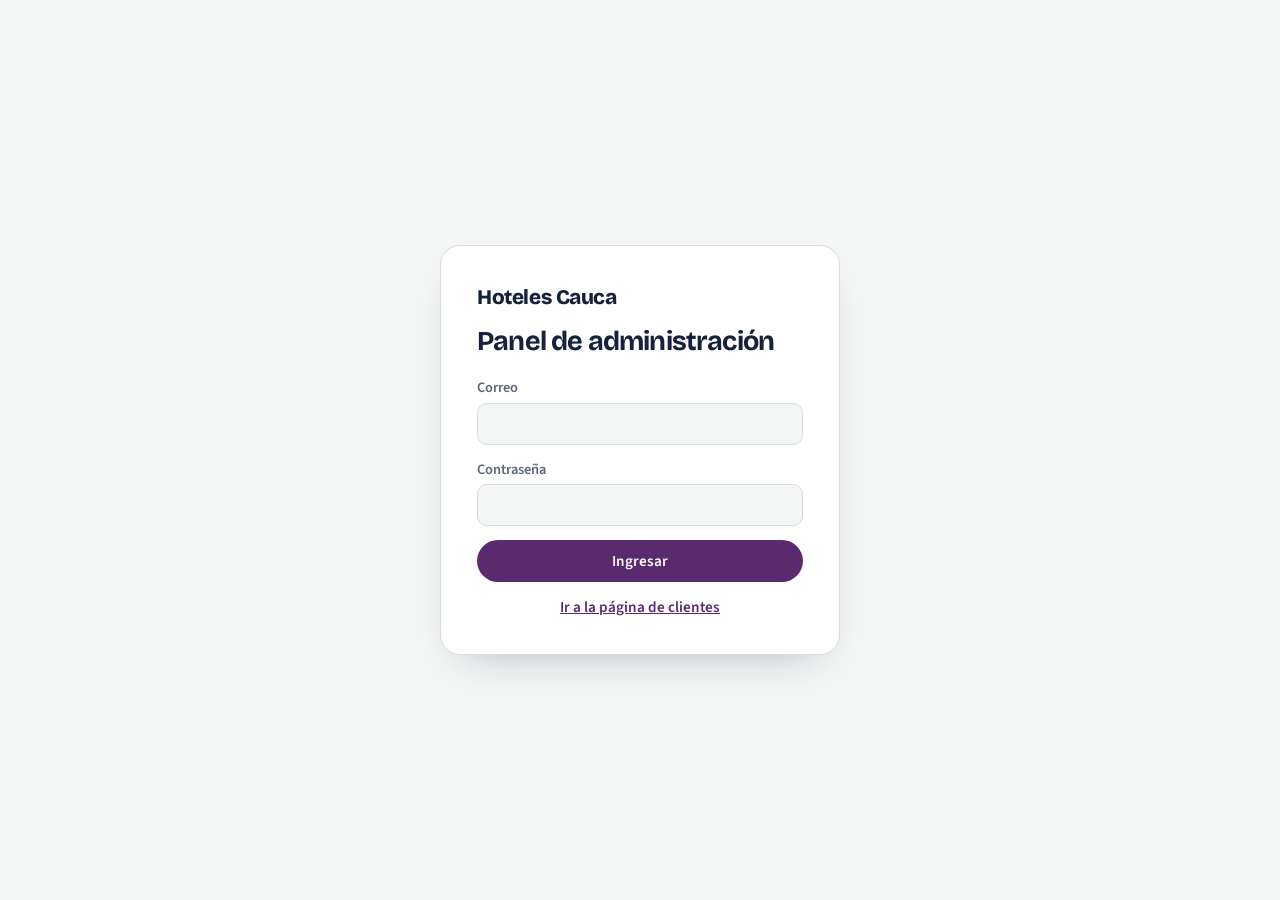
<file: frontend/index.html>
<!doctype html>
<html lang="es">
<head>
<meta charset="utf-8">
<meta name="viewport" content="width=device-width, initial-scale=1">
<title>Administración · Hoteles Cauca</title>
<link rel="preconnect" href="https://fonts.googleapis.com">
<link rel="preconnect" href="https://fonts.gstatic.com" crossorigin>
<link href="https://fonts.googleapis.com/css2?family=Bricolage+Grotesque:opsz,wght@12..96,400;12..96,600;12..96,800&family=Source+Sans+3:wght@400;600&display=swap" rel="stylesheet">
<link rel="stylesheet" href="admin.css">
</head>
<body>

<!-- Inicio de sesión del administrador -->
<div id="vista-login" class="login">
  <form id="form-login" class="tarjeta-login">
    <span class="marca">Hoteles Cauca</span>
    <h1>Panel de administración</h1>
    <label>Correo<input id="l-correo" type="email" autocomplete="username" required></label>
    <label>Contraseña<input id="l-password" type="password" autocomplete="current-password" required></label>
    <p class="error" id="error-login" role="alert" hidden></p>
    <button class="boton" type="submit">Ingresar</button>
    <a class="enlace" href="cliente.html">Ir a la página de clientes</a>
  </form>
</div>

<!-- Panel -->
<div id="vista-panel" class="panel" hidden>
  <aside>
    <span class="marca">Hoteles Cauca</span>
    <small class="rol">Administración</small>
    <nav id="menu">
      <button data-seccion="resumen" class="activo">Resumen</button>
      <button data-seccion="usuarios">Usuarios</button>
      <button data-seccion="hoteles">Hoteles</button>
      <button data-seccion="habitaciones">Habitaciones</button>
      <button data-seccion="ocupaciones">Ocupaciones</button>
      <button data-seccion="reservas">Reservas</button>
    </nav>
    <div class="sesion">
      <span id="admin-nombre"></span>
      <button class="enlace-claro" type="button" id="btn-salir">Cerrar sesión</button>
    </div>
  </aside>

  <main>
    <header class="barra">
      <h1 id="titulo"></h1>
      <div class="barra-acciones">
        <button class="boton secundario" type="button" id="btn-recargar">Actualizar</button>
        <button class="boton" type="button" id="btn-nuevo" hidden></button>
      </div>
    </header>
    <div class="aviso" id="aviso" role="alert" hidden></div>
    <div id="contenido"></div>
  </main>
</div>

<!-- Formulario genérico (crear / editar) -->
<dialog id="dlg-form">
  <button class="cerrar" type="button" id="form-cerrar" aria-label="Cerrar">×</button>
  <form id="form">
    <h2 id="form-titulo"></h2>
    <div class="campos" id="form-campos"></div>
    <p class="error" id="form-error" role="alert" hidden></p>
    <button class="boton ancho-boton" type="submit" id="form-enviar">Guardar</button>
  </form>
</dialog>

<div class="toast" id="toast" role="status" hidden></div>

<script src="admin.js"></script>
</body>
</html>
</file>
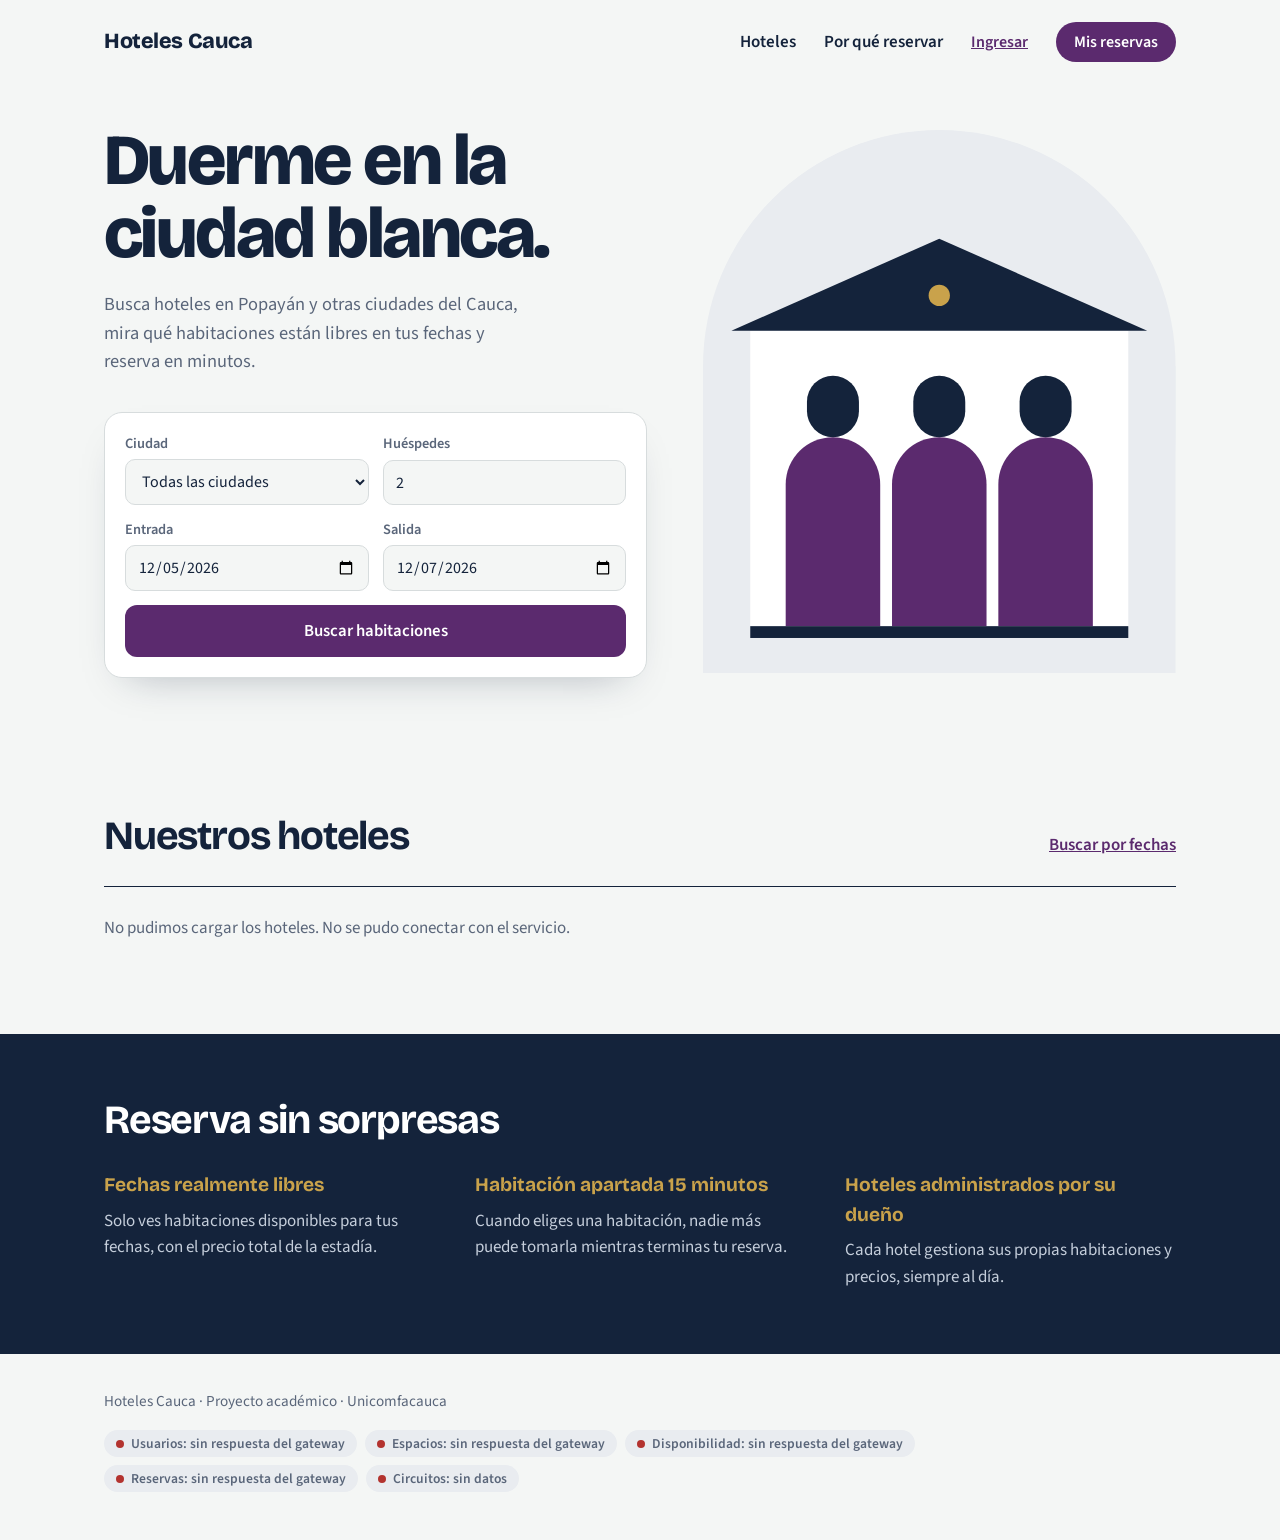
<file: frontend/cliente.html>
<!doctype html>
<html lang="es">
<head>
<meta charset="utf-8">
<meta name="viewport" content="width=device-width, initial-scale=1">
<title>Hoteles Cauca</title>
<link rel="preconnect" href="https://fonts.googleapis.com">
<link rel="preconnect" href="https://fonts.gstatic.com" crossorigin>
<link href="https://fonts.googleapis.com/css2?family=Bricolage+Grotesque:opsz,wght@12..96,400;12..96,600;12..96,800&family=Source+Sans+3:wght@400;600&display=swap" rel="stylesheet">
<link rel="stylesheet" href="styles.css">
</head>
<body>

<header>
  <div class="ancho">
    <a class="marca" href="#">Hoteles Cauca</a>
    <nav>
      <a href="#hoteles">Hoteles</a>
      <a href="#por-que">Por qué reservar</a>
      <button class="enlace" type="button" id="btn-sesion">Ingresar</button>
      <button class="boton" type="button" id="abrir-reservas">Mis reservas</button>
    </nav>
  </div>
</header>

<main>
  <div class="ancho portada">
    <div>
      <h1>Duerme en la ciudad blanca.</h1>
      <p class="intro">Busca hoteles en Popayán y otras ciudades del Cauca, mira qué habitaciones están libres en tus fechas y reserva en minutos.</p>

      <form class="buscador" id="buscador" aria-label="Buscar hotel">
        <label>Ciudad
          <select id="ciudad"><option value="">Todas las ciudades</option></select>
        </label>
        <label>Huéspedes
          <input type="number" id="huespedes" min="1" value="2" required>
        </label>
        <label>Entrada
          <input type="date" id="entrada" required>
        </label>
        <label>Salida
          <input type="date" id="salida" required>
        </label>
        <button class="boton" type="submit">Buscar habitaciones</button>
      </form>
    </div>

    <svg class="fachada" viewBox="0 0 400 460" role="img" aria-label="Fachada colonial con arcos">
      <rect x="0" y="0" width="400" height="460" rx="200" ry="200" fill="#E9ECF0"/>
      <rect x="0" y="200" width="400" height="260" fill="#E9ECF0"/>
      <!-- Muro -->
      <rect x="40" y="170" width="320" height="250" fill="#FFFFFF"/>
      <!-- Tejado -->
      <path d="M24 170 L200 92 L376 170 Z" fill="#14233B"/>
      <!-- Arcos -->
      <g fill="#5B2A6E">
        <path d="M70 420 V300 a40 40 0 0 1 80 0 V420 Z"/>
        <path d="M160 420 V300 a40 40 0 0 1 80 0 V420 Z"/>
        <path d="M250 420 V300 a40 40 0 0 1 80 0 V420 Z"/>
      </g>
      <!-- Ventanas -->
      <g fill="#14233B">
        <rect x="88" y="208" width="44" height="52" rx="22" ry="22"/>
        <rect x="178" y="208" width="44" height="52" rx="22" ry="22"/>
        <rect x="268" y="208" width="44" height="52" rx="22" ry="22"/>
      </g>
      <g fill="#C9A24B">
        <circle cx="200" cy="140" r="9"/>
      </g>
      <rect x="40" y="420" width="320" height="10" fill="#14233B"/>
    </svg>
  </div>

  <!-- Resultados de la búsqueda (se llena con GET /hoteles/disponibles) -->
  <section id="resultados" hidden>
    <div class="ancho">
      <div class="titulo">
        <h2 id="resultados-titulo">Habitaciones libres</h2>
        <a href="#hoteles" id="limpiar-resultados">Ver todos los hoteles</a>
      </div>
      <div id="resultados-lista"></div>
    </div>
  </section>

  <section id="hoteles">
    <div class="ancho">
      <div class="titulo">
        <h2>Nuestros hoteles</h2>
        <a href="#buscador">Buscar por fechas</a>
      </div>
      <div class="lista" id="lista-hoteles">
        <p class="vacio">Cargando hoteles…</p>
      </div>
    </div>
  </section>

  <section id="por-que" class="razones">
    <div class="ancho">
      <div class="titulo"><h2>Reserva sin sorpresas</h2></div>
      <div class="razones-grid">
        <div>
          <h3>Fechas realmente libres</h3>
          <p>Solo ves habitaciones disponibles para tus fechas, con el precio total de la estadía.</p>
        </div>
        <div>
          <h3>Habitación apartada 15 minutos</h3>
          <p>Cuando eliges una habitación, nadie más puede tomarla mientras terminas tu reserva.</p>
        </div>
        <div>
          <h3>Hoteles administrados por su dueño</h3>
          <p>Cada hotel gestiona sus propias habitaciones y precios, siempre al día.</p>
        </div>
      </div>
    </div>
  </section>
</main>

<footer>
  <div class="ancho">
    <span>Hoteles Cauca · Proyecto académico · Unicomfacauca</span>
    <div class="estado" id="estado" aria-live="polite" title="Estado de los servicios">
      <span class="chip" id="chip-usuarios">Usuarios: …</span>
      <span class="chip" id="chip-espacios">Espacios: …</span>
      <span class="chip" id="chip-disponibilidad">Disponibilidad: …</span>
      <span class="chip" id="chip-reservas">Reservas: …</span>
      <span class="chip" id="chip-circuito">Circuito: …</span>
    </div>
  </div>
</footer>

<!-- Reservar una habitación -->
<dialog id="dlg-reserva">
  <button class="cerrar" type="button" data-cerrar aria-label="Cerrar">×</button>

  <!-- Paso 1: datos del huésped -->
  <form id="paso-datos" method="dialog">
    <h2>Reservar habitación</h2>
    <div class="resumen" id="resumen"></div>
    <p class="nota">Reservas como <strong id="r-huesped"></strong>. Tendrás 15 minutos para confirmar.</p>
    <p class="error" id="error-datos" role="alert" hidden></p>
    <button class="boton ancho-boton" type="submit" id="btn-apartar">Apartar por 15 minutos</button>
  </form>

  <!-- Paso 2: habitación apartada, falta confirmar -->
  <div id="paso-confirmar" hidden>
    <h2>Habitación apartada</h2>
    <div class="resumen" id="resumen2"></div>
    <div class="reloj"><span id="reloj">15:00</span><small>para confirmar tu reserva</small></div>
    <p class="error" id="error-confirmar" role="alert" hidden></p>
    <button class="boton ancho-boton" type="button" id="btn-confirmar">Confirmar reserva</button>
    <button class="enlace" type="button" id="btn-liberar">Cancelar y liberar las fechas</button>
  </div>

  <!-- Paso 3: listo -->
  <div id="paso-listo" hidden>
    <h2>¡Reserva confirmada!</h2>
    <div class="resumen" id="resumen3"></div>
    <p class="codigo">Código <strong id="codigo"></strong></p>
    <button class="boton ancho-boton" type="button" data-cerrar>Listo</button>
  </div>

  <!-- Paso 4: no se pudo -->
  <div id="paso-fallo" hidden>
    <h2 id="fallo-titulo">No se pudo reservar</h2>
    <p id="fallo-texto" class="nota"></p>
    <button class="boton ancho-boton" type="button" data-cerrar>Cerrar</button>
  </div>
</dialog>

<!-- Ingresar / crear cuenta -->
<dialog id="dlg-auth">
  <button class="cerrar" type="button" data-cerrar aria-label="Cerrar">×</button>

  <form id="form-login">
    <h2>Ingresar</h2>
    <div class="campos">
      <label class="ancho-completo">Correo<input id="l-correo" type="email" autocomplete="username" required></label>
      <label class="ancho-completo">Contraseña<input id="l-password" type="password" autocomplete="current-password" required></label>
    </div>
    <p class="error" id="error-login" role="alert" hidden></p>
    <button class="boton ancho-boton" type="submit">Ingresar</button>
    <button class="enlace" type="button" id="ir-registro">¿No tienes cuenta? Créala</button>
  </form>

  <form id="form-registro" hidden>
    <h2>Crear cuenta</h2>
    <div class="campos">
      <label>Nombre<input id="g-nombre" autocomplete="given-name" required></label>
      <label>Apellido<input id="g-apellido" autocomplete="family-name" required></label>
      <label class="ancho-completo">Correo<input id="g-correo" type="email" autocomplete="username" required></label>
      <label>Teléfono<input id="g-telefono" type="tel" autocomplete="tel"></label>
      <label>Contraseña<input id="g-password" type="password" minlength="6" autocomplete="new-password" required></label>
    </div>
    <p class="error" id="error-registro" role="alert" hidden></p>
    <button class="boton ancho-boton" type="submit">Crear cuenta</button>
    <button class="enlace" type="button" id="ir-login">Ya tengo cuenta</button>
  </form>
</dialog>

<!-- Mis reservas -->
<dialog id="dlg-mis-reservas">
  <button class="cerrar" type="button" data-cerrar aria-label="Cerrar">×</button>
  <h2>Mis reservas</h2>
  <div id="mis-reservas"></div>
</dialog>

<script src="app.js"></script>
</body>
</html>
</file>
<file: frontend/admin.css>
:root {
  --cal: #F4F6F5;
  --tinta: #14233B;
  --pasion: #5B2A6E;
  --oro: #C9A24B;
  --linea: #D7DCDD;
  --suave: #5A667A;
  --ok: #1F6B40;
  --mal: #A12A2A;
}
* { box-sizing: border-box; margin: 0; }
[hidden] { display: none !important; }
body { background: var(--cal); color: var(--tinta); font: 400 1rem/1.5 "Source Sans 3", system-ui, sans-serif; }
h1, h2, h3, .marca { font-family: "Bricolage Grotesque", system-ui, sans-serif; }
:focus-visible { outline: 3px solid var(--oro); outline-offset: 2px; }
a { color: inherit; }

.marca { font-weight: 800; font-size: 1.3rem; letter-spacing: -0.02em; }
.boton { border: 0; cursor: pointer; background: var(--pasion); color: #fff; font: 600 .95rem "Source Sans 3", sans-serif; padding: 10px 20px; border-radius: 999px; text-decoration: none; display: inline-block; }
.boton:hover { background: #4a2059; }
.boton:disabled { opacity: .6; cursor: wait; }
.boton.secundario { background: #fff; color: var(--tinta); border: 1px solid var(--linea); }
.boton.secundario:hover { background: var(--cal); }
.ancho-boton { width: 100%; padding: 13px; font-size: 1rem; }
.enlace { background: none; border: 0; padding: 0; cursor: pointer; font: 600 .95rem "Source Sans 3", sans-serif; color: var(--pasion); text-decoration: underline; }
.error { color: var(--mal); font-weight: 600; margin: 10px 0; }

/* ---------- Inicio de sesion ---------- */
.login { min-height: 100vh; display: grid; place-items: center; padding: 24px; }
.tarjeta-login { background: #fff; border: 1px solid var(--linea); border-radius: 20px; padding: 36px; width: min(400px, 100%); display: grid; gap: 14px; box-shadow: 0 18px 40px -24px rgba(20, 35, 59, .35); }
.tarjeta-login h1 { font-size: 1.7rem; letter-spacing: -0.03em; line-height: 1.1; margin-bottom: 6px; }
.tarjeta-login .enlace { text-align: center; }
label { display: grid; gap: 4px; font-size: .9rem; font-weight: 600; color: var(--suave); }
input, select, textarea { font: 400 1rem "Source Sans 3", sans-serif; color: var(--tinta); padding: 9px 12px; border: 1px solid var(--linea); border-radius: 10px; background: var(--cal); min-width: 0; width: 100%; }

/* ---------- Panel ---------- */
.panel { display: grid; grid-template-columns: 230px 1fr; min-height: 100vh; }
aside { background: var(--tinta); color: var(--cal); padding: 26px 18px; display: flex; flex-direction: column; gap: 4px; position: sticky; top: 0; height: 100vh; }
aside .marca { color: #fff; }
.rol { color: var(--oro); font-weight: 600; margin-bottom: 22px; }
#menu { display: grid; gap: 4px; }
#menu button { text-align: left; background: none; border: 0; color: #C5CEDB; font: 600 1rem "Source Sans 3", sans-serif; padding: 10px 14px; border-radius: 10px; cursor: pointer; }
#menu button:hover { background: rgba(255, 255, 255, .08); color: #fff; }
#menu button.activo { background: var(--pasion); color: #fff; }
.sesion { margin-top: auto; display: grid; gap: 6px; font-size: .92rem; color: #C5CEDB; }
.enlace-claro { background: none; border: 0; padding: 0; cursor: pointer; text-align: left; font: 600 .92rem "Source Sans 3", sans-serif; color: var(--oro); text-decoration: underline; }

main { padding: 28px 36px 60px; min-width: 0; }
.barra { display: flex; justify-content: space-between; align-items: center; gap: 16px; flex-wrap: wrap; margin-bottom: 22px; }
.barra h1 { font-size: 2rem; letter-spacing: -0.03em; }
.barra-acciones { display: flex; gap: 10px; }
.aviso { background: #F2D9D8; color: #8E2B27; border-radius: 12px; padding: 10px 16px; margin-bottom: 18px; font-weight: 600; }

/* ---------- Tablas ---------- */
.filtros { display: flex; gap: 14px; align-items: end; margin-bottom: 16px; flex-wrap: wrap; }
.filtros label { min-width: 220px; }
.tabla-caja { background: #fff; border: 1px solid var(--linea); border-radius: 16px; overflow-x: auto; }
table { width: 100%; border-collapse: collapse; font-size: .96rem; }
th { text-align: left; font-size: .8rem; text-transform: uppercase; letter-spacing: .05em; color: var(--suave); padding: 12px 16px; border-bottom: 1px solid var(--linea); white-space: nowrap; }
td { padding: 12px 16px; border-bottom: 1px solid var(--linea); vertical-align: middle; }
tr:last-child td { border-bottom: 0; }
td.num { text-align: right; font-variant-numeric: tabular-nums; white-space: nowrap; }
td small { display: block; color: var(--suave); }
.acciones { display: flex; gap: 14px; white-space: nowrap; }
.acciones .enlace.peligro { color: var(--mal); }
.vacio { padding: 36px; text-align: center; color: var(--suave); }

.etiqueta { font: 600 .78rem "Source Sans 3", sans-serif; padding: 2px 10px; border-radius: 999px; background: #E9ECF0; color: var(--suave); white-space: nowrap; }
.etiqueta.activa, .etiqueta.activo, .etiqueta.confirmada { background: #DCEFE3; color: var(--ok); }
.etiqueta.pendiente, .etiqueta.bloqueo, .etiqueta.mantenimiento { background: #F4E9C9; color: #7A5A0E; }
.etiqueta.inactiva, .etiqueta.inactivo, .etiqueta.cancelada, .etiqueta.expirada { background: #F2D9D8; color: #8E2B27; }

/* ---------- Resumen ---------- */
.tarjetas { display: grid; grid-template-columns: repeat(auto-fill, minmax(190px, 1fr)); gap: 14px; margin-bottom: 26px; }
.tarjeta { background: #fff; border: 1px solid var(--linea); border-radius: 16px; padding: 18px 20px; }
.tarjeta strong { display: block; font: 800 2.2rem "Bricolage Grotesque", sans-serif; letter-spacing: -0.03em; line-height: 1.1; }
.tarjeta span { color: var(--suave); }
h2.sub { font-size: 1.25rem; letter-spacing: -0.02em; margin: 6px 0 12px; }
.servicios { display: grid; grid-template-columns: repeat(auto-fill, minmax(260px, 1fr)); gap: 14px; }
.servicio { background: #fff; border: 1px solid var(--linea); border-radius: 16px; padding: 16px 20px; display: grid; gap: 4px; }
.punto::before { content: ""; display: inline-block; width: 9px; height: 9px; border-radius: 50%; margin-right: 8px; background: var(--suave); }
.punto.bien::before { background: #2E7D4F; }
.punto.medio::before { background: var(--oro); }
.punto.mal::before { background: #B3332F; }

/* ---------- Formulario ---------- */
dialog { border: 0; border-radius: 20px; padding: 30px; width: min(520px, calc(100vw - 32px)); color: var(--tinta); background: #fff; box-shadow: 0 30px 80px -20px rgba(20, 35, 59, .5); }
dialog::backdrop { background: rgba(20, 35, 59, .55); }
dialog h2 { font-size: 1.6rem; letter-spacing: -0.03em; margin-bottom: 16px; }
.cerrar { position: absolute; top: 12px; right: 18px; border: 0; background: none; font-size: 1.8rem; line-height: 1; cursor: pointer; color: var(--suave); }
.campos { display: grid; grid-template-columns: 1fr 1fr; gap: 12px; margin-bottom: 6px; }
.campos .completo { grid-column: 1 / -1; }
.ayuda { grid-column: 1 / -1; color: var(--suave); font-size: .9rem; }

.toast { position: fixed; bottom: 24px; left: 50%; transform: translateX(-50%); background: var(--tinta); color: #fff; padding: 12px 22px; border-radius: 999px; font-weight: 600; box-shadow: 0 12px 30px -10px rgba(20, 35, 59, .6); z-index: 10; }
.toast.mal { background: var(--mal); }

@media (max-width: 860px) {
  .panel { grid-template-columns: 1fr; }
  aside { position: static; height: auto; flex-direction: row; flex-wrap: wrap; align-items: center; gap: 10px; padding: 14px 16px; }
  .rol { margin: 0; }
  #menu { display: flex; flex-wrap: wrap; width: 100%; order: 3; }
  .sesion { margin: 0 0 0 auto; }
  main { padding: 20px 16px 60px; }
  .campos { grid-template-columns: 1fr; }
}
</file>
<file: frontend/styles.css>
:root {
  --cal: #F4F6F5;      /* muro encalado */
  --tinta: #14233B;    /* azul tinta */
  --pasion: #5B2A6E;   /* morado de Semana Santa */
  --oro: #C9A24B;
  --linea: #D7DCDD;
  --suave: #5A667A;
}
* { box-sizing: border-box; margin: 0; }
body {
  background: var(--cal);
  color: var(--tinta);
  font: 400 1.0625rem/1.55 "Source Sans 3", system-ui, sans-serif;
}
h1, h2, h3, .marca { font-family: "Bricolage Grotesque", system-ui, sans-serif; }
a { color: inherit; }
:focus-visible { outline: 3px solid var(--oro); outline-offset: 2px; }
.ancho { max-width: 1120px; margin: 0 auto; padding: 0 24px; }

/* ---------- Barra superior ---------- */
header .ancho { display: flex; align-items: center; justify-content: space-between; padding-top: 22px; padding-bottom: 22px; }
.marca { font-weight: 800; font-size: 1.35rem; text-decoration: none; letter-spacing: -0.02em; }
nav { display: flex; gap: 28px; align-items: center; }
nav a { text-decoration: none; font-weight: 600; }
nav a:hover { color: var(--pasion); }
.boton {
  display: inline-block; border: 0; cursor: pointer;
  background: var(--pasion); color: #fff; font: 600 1rem "Source Sans 3", sans-serif;
  padding: 12px 22px; border-radius: 999px; text-decoration: none;
}
.boton:hover { background: #4a2059; }
nav .boton { padding: 9px 18px; }

/* ---------- Portada ---------- */
.portada { display: grid; grid-template-columns: 1.15fr 1fr; gap: 56px; align-items: center; padding-top: 40px; padding-bottom: 72px; }
.portada h1 { font-size: clamp(2.5rem, 5.6vw, 4.5rem); line-height: 1.02; letter-spacing: -0.035em; font-weight: 800; }
.portada p.intro { margin-top: 20px; max-width: 46ch; color: var(--suave); font-size: 1.15rem; }

.buscador {
  margin-top: 36px; background: #fff; border: 1px solid var(--linea); border-radius: 18px;
  padding: 20px; display: grid; grid-template-columns: 1fr 1fr; gap: 14px;
  box-shadow: 0 18px 40px -24px rgba(20, 35, 59, .35);
}
.buscador label { display: grid; gap: 4px; font-size: .9rem; font-weight: 600; color: var(--suave); }
.buscador input, .buscador select {
  font: 400 1rem "Source Sans 3", sans-serif; color: var(--tinta);
  padding: 10px 12px; border: 1px solid var(--linea); border-radius: 10px; background: var(--cal);
}
.buscador .boton { grid-column: 1 / -1; padding: 14px; border-radius: 12px; font-size: 1.05rem; }

/* Fachada de arcos (elemento principal de la portada) */
.fachada { width: 100%; height: auto; display: block; }

/* ---------- Hoteles destacados ---------- */
section { padding: 64px 0; }
.titulo { display: flex; align-items: end; justify-content: space-between; gap: 24px; margin-bottom: 28px; }
.titulo h2 { font-size: clamp(1.8rem, 3.4vw, 2.5rem); letter-spacing: -0.03em; line-height: 1.1; }
.titulo a { font-weight: 600; color: var(--pasion); }

.lista { border-top: 1px solid var(--tinta); }
.hotel {
  display: grid; grid-template-columns: 120px 1fr auto; gap: 28px; align-items: center;
  padding: 22px 0; border-bottom: 1px solid var(--linea);
}
.foto { height: 84px; border-radius: 60px 60px 6px 6px; }
.f1 { background: linear-gradient(160deg, #E8E2D4, #B9B3C7); }
.f2 { background: linear-gradient(160deg, #DDE5EA, #8FA3BF); }
.f3 { background: linear-gradient(160deg, #EADFE8, #A78BB5); }
.hotel h3 { font-size: 1.35rem; letter-spacing: -0.02em; }
.hotel p { color: var(--suave); }
.precio { text-align: right; font-weight: 600; }
.precio strong { display: block; font: 800 1.5rem "Bricolage Grotesque", sans-serif; letter-spacing: -0.02em; }

/* ---------- Por qué reservar ---------- */
.razones { background: var(--tinta); color: var(--cal); }
.razones .titulo h2 { color: #fff; }
.razones-grid { display: grid; grid-template-columns: repeat(3, 1fr); gap: 40px; }
.razones h3 { font-size: 1.2rem; margin-bottom: 8px; color: var(--oro); }
.razones p { color: #C5CEDB; }

/* ---------- Pie ---------- */
footer { padding: 36px 0 48px; color: var(--suave); font-size: .95rem; }
footer .ancho { display: flex; justify-content: space-between; gap: 16px; flex-wrap: wrap; }

/* ---------- Movil ---------- */
@media (max-width: 860px) {
  .portada { grid-template-columns: 1fr; gap: 32px; }
  .fachada { max-width: 420px; margin: 0 auto; }
  .razones-grid { grid-template-columns: 1fr; gap: 28px; }
  .hotel { grid-template-columns: 84px 1fr; }
  .hotel .precio { grid-column: 2; text-align: left; }
  nav a:not(.boton) { display: none; }
}
@media (max-width: 480px) { .buscador { grid-template-columns: 1fr; } }

/* ---------- Boton de la barra y enlaces-boton ---------- */
button.boton { font-family: inherit; }
.enlace { background: none; border: 0; padding: 0; cursor: pointer; font: 600 .95rem "Source Sans 3", sans-serif; color: var(--pasion); text-decoration: underline; }
.enlace:hover { color: #4a2059; }
.vacio { padding: 28px 0; color: var(--suave); }
.error-texto, .error { color: #A12A2A; }
.error { margin: 10px 0; font-weight: 600; }

/* ---------- Resultados de busqueda ---------- */
#resultados { background: #fff; border-top: 1px solid var(--linea); border-bottom: 1px solid var(--linea); }
.resultado { border-top: 1px solid var(--tinta); padding: 18px 0 6px; margin-bottom: 18px; }
.resultado h3 { font-size: 1.35rem; letter-spacing: -0.02em; }
.resultado .ciudad { font: 600 .9rem "Source Sans 3", sans-serif; color: var(--suave); margin-left: 8px; }
.habitacion { display: flex; justify-content: space-between; align-items: center; gap: 24px; padding: 16px 0; border-bottom: 1px solid var(--linea); }
.habitacion:last-child { border-bottom: 0; }
.habitacion p { color: var(--suave); }
.habitacion .precio { display: flex; flex-direction: column; align-items: flex-end; gap: 8px; }
.habitacion .boton { padding: 8px 20px; }
.hotel .precio .enlace { display: block; margin: 6px 0 0 auto; }

/* ---------- Estado de servicios ---------- */
.estado { display: flex; gap: 8px; flex-wrap: wrap; }
.chip { font-size: .85rem; font-weight: 600; padding: 3px 12px; border-radius: 999px; background: #E9ECF0; color: var(--suave); }
.chip::before { content: ""; display: inline-block; width: 8px; height: 8px; border-radius: 50%; margin-right: 7px; background: var(--suave); }
.chip.bien::before { background: #2E7D4F; }
.chip.medio::before { background: var(--oro); }
.chip.mal::before { background: #B3332F; }

/* ---------- Ventanas (reserva y mis reservas) ---------- */
dialog { border: 0; border-radius: 20px; padding: 32px; width: min(480px, calc(100vw - 32px)); color: var(--tinta); background: #fff; box-shadow: 0 30px 80px -20px rgba(20, 35, 59, .5); }
dialog::backdrop { background: rgba(20, 35, 59, .55); }
dialog h2 { font-size: 1.7rem; letter-spacing: -0.03em; margin-bottom: 16px; }
.cerrar { position: absolute; top: 14px; right: 18px; border: 0; background: none; font-size: 1.8rem; line-height: 1; cursor: pointer; color: var(--suave); }
.resumen { display: grid; gap: 2px; background: var(--cal); border-radius: 12px; padding: 14px 16px; margin-bottom: 18px; }
.resumen span { color: var(--suave); }
.resumen .total { color: var(--tinta); font: 800 1.35rem "Bricolage Grotesque", sans-serif; margin-top: 4px; }
.campos { display: grid; grid-template-columns: 1fr 1fr; gap: 12px; }
.campos label { display: grid; gap: 4px; font-size: .9rem; font-weight: 600; color: var(--suave); }
.campos input { font: 400 1rem "Source Sans 3", sans-serif; color: var(--tinta); padding: 10px 12px; border: 1px solid var(--linea); border-radius: 10px; background: var(--cal); min-width: 0; }
.ancho-completo { grid-column: 1 / -1; }
.nota { color: var(--suave); font-size: .92rem; margin: 12px 0 16px; }
.ancho-boton { width: 100%; padding: 14px; font-size: 1.05rem; text-align: center; }
.boton:disabled { opacity: .6; cursor: wait; }
#paso-confirmar .enlace { display: block; margin: 14px auto 0; }
.reloj { text-align: center; margin: 4px 0 18px; }
.reloj span { display: block; font: 800 3.4rem "Bricolage Grotesque", sans-serif; letter-spacing: -0.03em; color: var(--pasion); font-variant-numeric: tabular-nums; }
.reloj small { color: var(--suave); }
.codigo { text-align: center; margin-bottom: 18px; color: var(--suave); }
.codigo strong { color: var(--tinta); font: 800 1.4rem "Bricolage Grotesque", sans-serif; margin-left: 6px; }
.reserva-item { display: flex; justify-content: space-between; align-items: center; gap: 16px; padding: 14px 0; border-top: 1px solid var(--linea); }
.reserva-item p { color: var(--suave); font-size: .95rem; }

@media (max-width: 860px) {
  .habitacion { flex-direction: column; align-items: flex-start; gap: 10px; }
  .habitacion .precio { align-items: flex-start; }
  dialog { padding: 24px; }
  .campos { grid-template-columns: 1fr; }
}

/* ---------- Sesion y estados de reserva ---------- */
nav .enlace { font-size: 1rem; }
.etiqueta { font: 600 .78rem "Source Sans 3", sans-serif; padding: 2px 10px; border-radius: 999px; background: #E9ECF0; color: var(--suave); margin-left: 6px; }
.etiqueta.confirmada { background: #DCEFE3; color: #1F6B40; }
.etiqueta.pendiente { background: #F4E9C9; color: #7A5A0E; }
.etiqueta.cancelada, .etiqueta.expirada { background: #F2D9D8; color: #8E2B27; }
#form-login .enlace, #form-registro .enlace { display: block; margin: 14px auto 0; }
</file>
